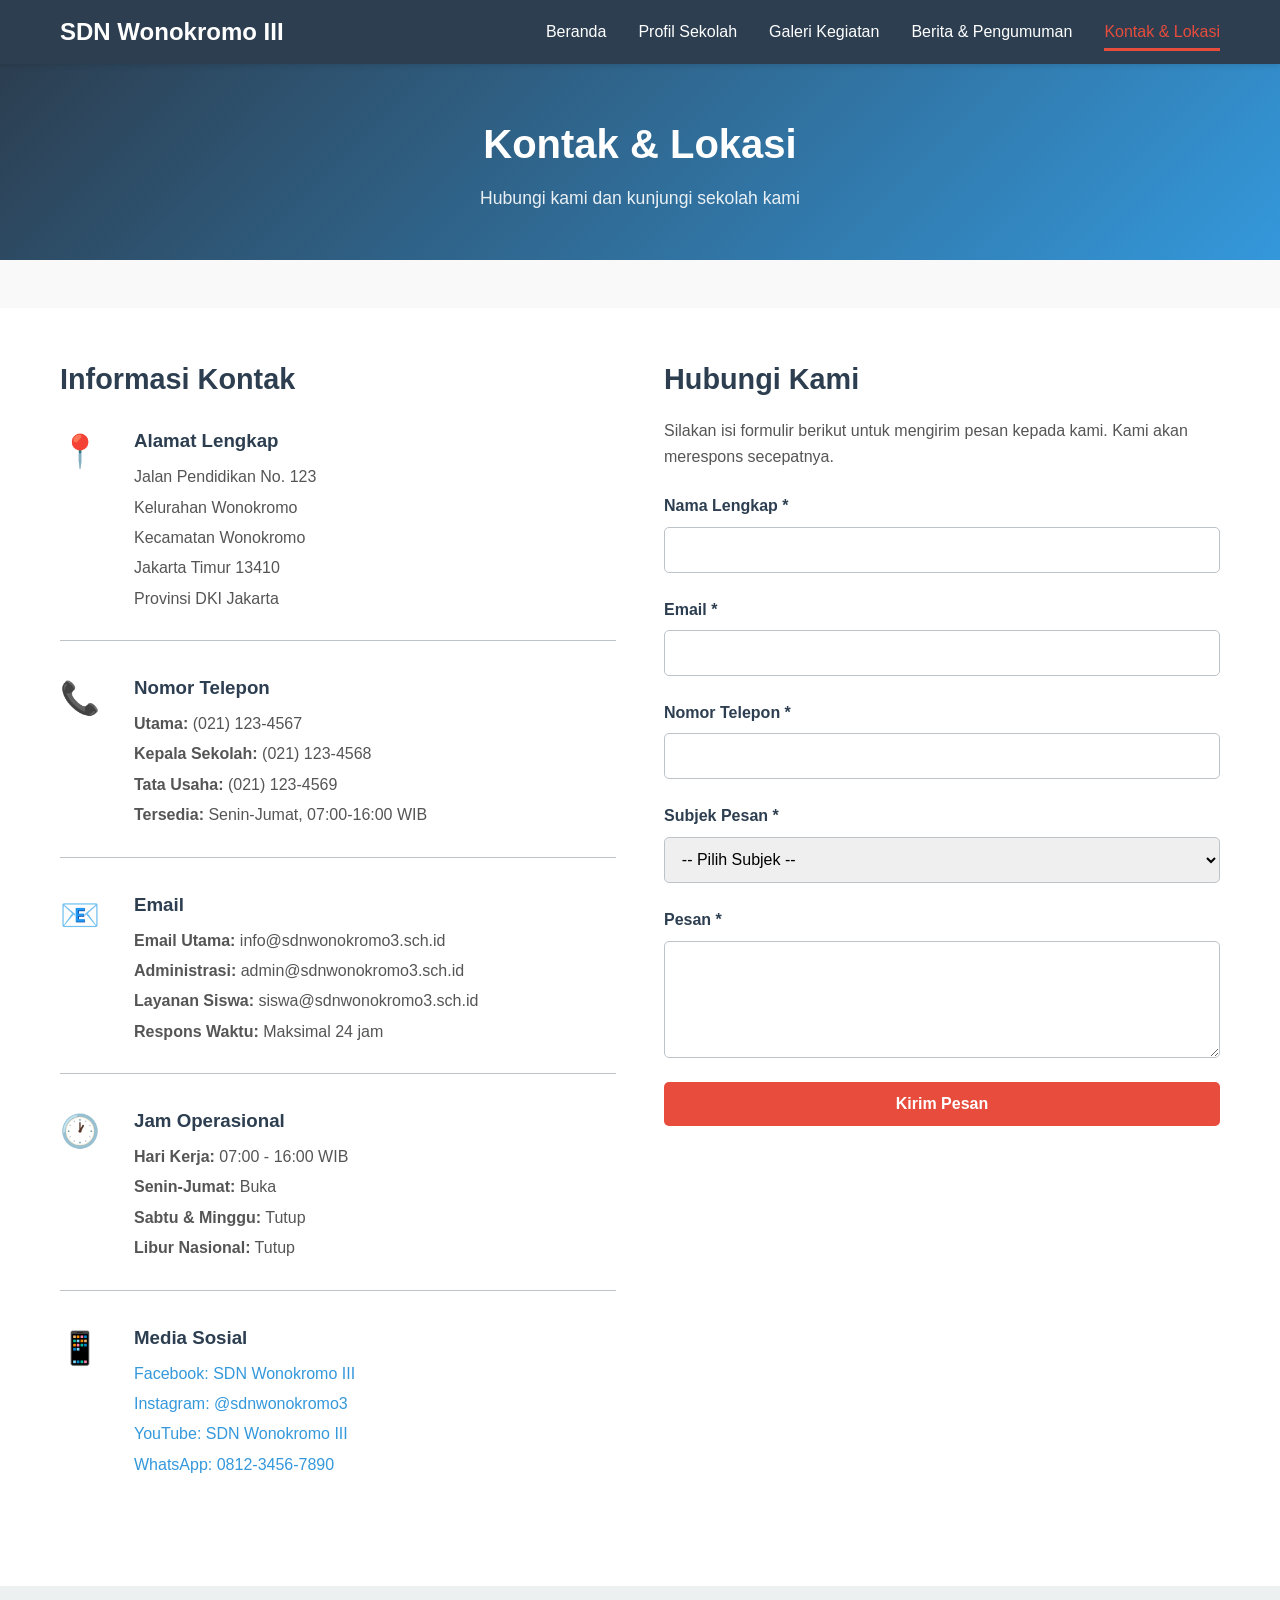
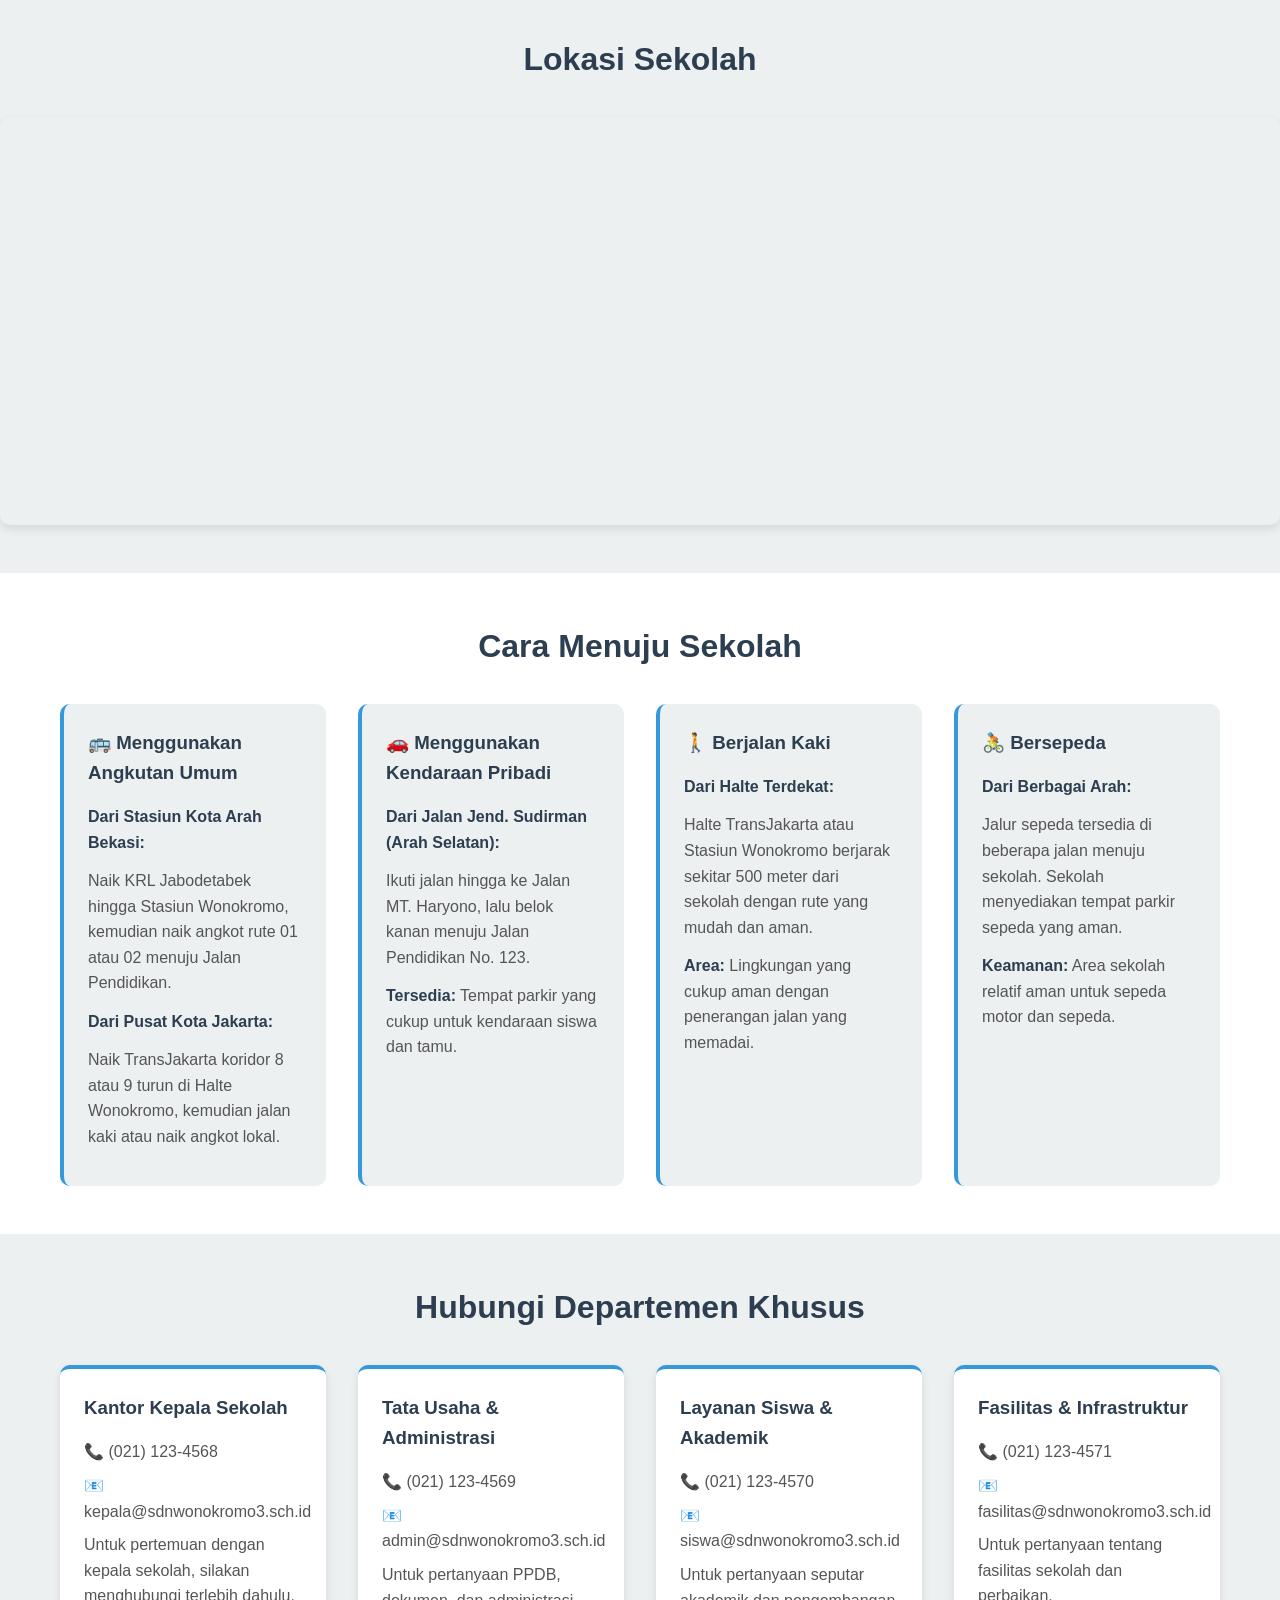
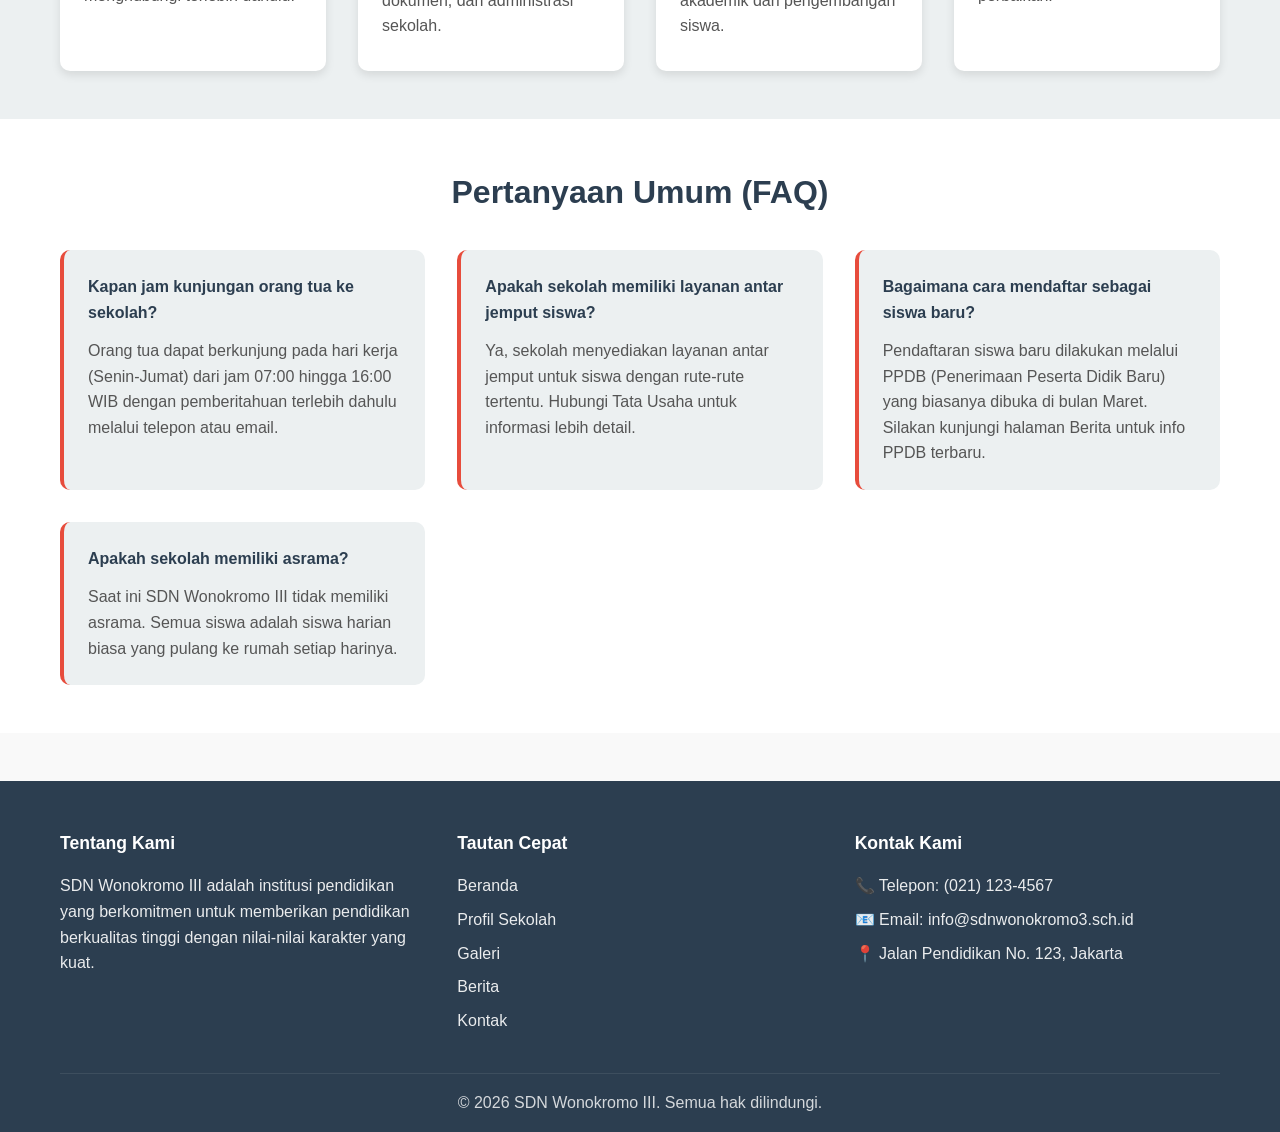
<file: sdump/kontak.html>
<!DOCTYPE html>
<html lang="id">
<head>
    <meta charset="UTF-8">
    <meta name="viewport" content="width=device-width, initial-scale=1.0">
    <title>Kontak & Lokasi - SDN Wonokromo III</title>
    <link rel="stylesheet" href="style.css">
</head>
<body>
    <!-- Navigation -->
    <nav class="navbar">
        <div class="nav-container">
            <div class="logo">
                <h2>SDN Wonokromo III</h2>
            </div>
            <ul class="nav-menu">
                <li><a href="index.html">Beranda</a></li>
                <li><a href="profil.html">Profil Sekolah</a></li>
                <li><a href="galeri.html">Galeri Kegiatan</a></li>
                <li><a href="berita.html">Berita & Pengumuman</a></li>
                <li><a href="kontak.html" class="active">Kontak & Lokasi</a></li>
            </ul>
        </div>
    </nav>

    <!-- Page Header -->
    <section class="page-header">
        <div class="container">
            <h1>Kontak & Lokasi</h1>
            <p>Hubungi kami dan kunjungi sekolah kami</p>
        </div>
    </section>

    <!-- Main Contact Section -->
    <section class="contact-main">
        <div class="container">
            <div class="contact-wrapper">
                <!-- Contact Info -->
                <div class="contact-info-section">
                    <h2>Informasi Kontak</h2>
                    
                    <div class="contact-item">
                        <div class="icon">📍</div>
                        <div class="details">
                            <h3>Alamat Lengkap</h3>
                            <p>Jalan Pendidikan No. 123</p>
                            <p>Kelurahan Wonokromo</p>
                            <p>Kecamatan Wonokromo</p>
                            <p>Jakarta Timur 13410</p>
                            <p>Provinsi DKI Jakarta</p>
                        </div>
                    </div>

                    <div class="contact-item">
                        <div class="icon">📞</div>
                        <div class="details">
                            <h3>Nomor Telepon</h3>
                            <p><strong>Utama:</strong> (021) 123-4567</p>
                            <p><strong>Kepala Sekolah:</strong> (021) 123-4568</p>
                            <p><strong>Tata Usaha:</strong> (021) 123-4569</p>
                            <p><strong>Tersedia:</strong> Senin-Jumat, 07:00-16:00 WIB</p>
                        </div>
                    </div>

                    <div class="contact-item">
                        <div class="icon">📧</div>
                        <div class="details">
                            <h3>Email</h3>
                            <p><strong>Email Utama:</strong> info@sdnwonokromo3.sch.id</p>
                            <p><strong>Administrasi:</strong> admin@sdnwonokromo3.sch.id</p>
                            <p><strong>Layanan Siswa:</strong> siswa@sdnwonokromo3.sch.id</p>
                            <p><strong>Respons Waktu:</strong> Maksimal 24 jam</p>
                        </div>
                    </div>

                    <div class="contact-item">
                        <div class="icon">🕐</div>
                        <div class="details">
                            <h3>Jam Operasional</h3>
                            <p><strong>Hari Kerja:</strong> 07:00 - 16:00 WIB</p>
                            <p><strong>Senin-Jumat:</strong> Buka</p>
                            <p><strong>Sabtu & Minggu:</strong> Tutup</p>
                            <p><strong>Libur Nasional:</strong> Tutup</p>
                        </div>
                    </div>

                    <div class="contact-item">
                        <div class="icon">📱</div>
                        <div class="details">
                            <h3>Media Sosial</h3>
                            <p><a href="#" target="_blank">Facebook: SDN Wonokromo III</a></p>
                            <p><a href="#" target="_blank">Instagram: @sdnwonokromo3</a></p>
                            <p><a href="#" target="_blank">YouTube: SDN Wonokromo III</a></p>
                            <p><a href="#" target="_blank">WhatsApp: 0812-3456-7890</a></p>
                        </div>
                    </div>
                </div>

                <!-- Contact Form -->
                <div class="contact-form-section">
                    <h2>Hubungi Kami</h2>
                    <p>Silakan isi formulir berikut untuk mengirim pesan kepada kami. Kami akan merespons secepatnya.</p>
                    <form class="contact-form">
                        <div class="form-group">
                            <label for="nama">Nama Lengkap *</label>
                            <input type="text" id="nama" name="nama" required>
                        </div>

                        <div class="form-group">
                            <label for="email">Email *</label>
                            <input type="email" id="email" name="email" required>
                        </div>

                        <div class="form-group">
                            <label for="telepon">Nomor Telepon *</label>
                            <input type="tel" id="telepon" name="telepon" required>
                        </div>

                        <div class="form-group">
                            <label for="subjek">Subjek Pesan *</label>
                            <select id="subjek" name="subjek" required>
                                <option value="">-- Pilih Subjek --</option>
                                <option value="ppdb">Pertanyaan PPDB</option>
                                <option value="akademik">Pertanyaan Akademik</option>
                                <option value="ekstrakurikuler">Ekstrakurikuler</option>
                                <option value="fasilitas">Fasilitas Sekolah</option>
                                <option value="umum">Pertanyaan Umum</option>
                                <option value="saran">Saran & Masukan</option>
                                <option value="keluhan">Keluhan</option>
                            </select>
                        </div>

                        <div class="form-group">
                            <label for="pesan">Pesan *</label>
                            <textarea id="pesan" name="pesan" rows="5" required></textarea>
                        </div>

                        <button type="submit" class="btn btn-submit">Kirim Pesan</button>
                    </form>
                </div>
            </div>
        </div>
    </section>

    <!-- Google Maps -->
    <section class="map-section">
        <h2>Lokasi Sekolah</h2>
        <div class="map-container">
            <iframe src="https://www.google.com/maps/embed?pb=!1m18!1m12!1m3!1d3966.521260322945!2d106.83!3d-6.27!2m3!1f0!2f0!3f0!3m2!1i1024!2i768!4f13.1!3m3!1m2!1s0x2e69f5f5f5f5f5f5%3A0x5f5f5f5f5f5f5f5f!2sJalan%20Pendidikan%20No%20123%2C%20Jakarta!5e0!3m2!1sid!2sid!4v1234567890" width="100%" height="400" style="border:0;" allowfullscreen="" loading="lazy" referrerpolicy="no-referrer-when-downgrade"></iframe>
        </div>
    </section>

    <!-- Directions & Transportation -->
    <section class="directions-section">
        <div class="container">
            <h2>Cara Menuju Sekolah</h2>
            <div class="directions-grid">
                <div class="direction-card">
                    <h3>🚌 Menggunakan Angkutan Umum</h3>
                    <p><strong>Dari Stasiun Kota Arah Bekasi:</strong></p>
                    <p>Naik KRL Jabodetabek hingga Stasiun Wonokromo, kemudian naik angkot rute 01 atau 02 menuju Jalan Pendidikan.</p>
                    <p><strong>Dari Pusat Kota Jakarta:</strong></p>
                    <p>Naik TransJakarta koridor 8 atau 9 turun di Halte Wonokromo, kemudian jalan kaki atau naik angkot lokal.</p>
                </div>

                <div class="direction-card">
                    <h3>🚗 Menggunakan Kendaraan Pribadi</h3>
                    <p><strong>Dari Jalan Jend. Sudirman (Arah Selatan):</strong></p>
                    <p>Ikuti jalan hingga ke Jalan MT. Haryono, lalu belok kanan menuju Jalan Pendidikan No. 123.</p>
                    <p><strong>Tersedia:</strong> Tempat parkir yang cukup untuk kendaraan siswa dan tamu.</p>
                </div>

                <div class="direction-card">
                    <h3>🚶 Berjalan Kaki</h3>
                    <p><strong>Dari Halte Terdekat:</strong></p>
                    <p>Halte TransJakarta atau Stasiun Wonokromo berjarak sekitar 500 meter dari sekolah dengan rute yang mudah dan aman.</p>
                    <p><strong>Area:</strong> Lingkungan yang cukup aman dengan penerangan jalan yang memadai.</p>
                </div>

                <div class="direction-card">
                    <h3>🚴 Bersepeda</h3>
                    <p><strong>Dari Berbagai Arah:</strong></p>
                    <p>Jalur sepeda tersedia di beberapa jalan menuju sekolah. Sekolah menyediakan tempat parkir sepeda yang aman.</p>
                    <p><strong>Keamanan:</strong> Area sekolah relatif aman untuk sepeda motor dan sepeda.</p>
                </div>
            </div>
        </div>
    </section>

    <!-- Quick Contact Cards -->
    <section class="quick-contact-section">
        <div class="container">
            <h2>Hubungi Departemen Khusus</h2>
            <div class="quick-contact-grid">
                <div class="quick-contact-card">
                    <h3>Kantor Kepala Sekolah</h3>
                    <p>📞 (021) 123-4568</p>
                    <p>📧 kepala@sdnwonokromo3.sch.id</p>
                    <p>Untuk pertemuan dengan kepala sekolah, silakan menghubungi terlebih dahulu.</p>
                </div>
                <div class="quick-contact-card">
                    <h3>Tata Usaha & Administrasi</h3>
                    <p>📞 (021) 123-4569</p>
                    <p>📧 admin@sdnwonokromo3.sch.id</p>
                    <p>Untuk pertanyaan PPDB, dokumen, dan administrasi sekolah.</p>
                </div>
                <div class="quick-contact-card">
                    <h3>Layanan Siswa & Akademik</h3>
                    <p>📞 (021) 123-4570</p>
                    <p>📧 siswa@sdnwonokromo3.sch.id</p>
                    <p>Untuk pertanyaan seputar akademik dan pengembangan siswa.</p>
                </div>
                <div class="quick-contact-card">
                    <h3>Fasilitas & Infrastruktur</h3>
                    <p>📞 (021) 123-4571</p>
                    <p>📧 fasilitas@sdnwonokromo3.sch.id</p>
                    <p>Untuk pertanyaan tentang fasilitas sekolah dan perbaikan.</p>
                </div>
            </div>
        </div>
    </section>

    <!-- FAQ -->
    <section class="faq-section">
        <div class="container">
            <h2>Pertanyaan Umum (FAQ)</h2>
            <div class="faq-grid">
                <div class="faq-item">
                    <h4>Kapan jam kunjungan orang tua ke sekolah?</h4>
                    <p>Orang tua dapat berkunjung pada hari kerja (Senin-Jumat) dari jam 07:00 hingga 16:00 WIB dengan pemberitahuan terlebih dahulu melalui telepon atau email.</p>
                </div>
                <div class="faq-item">
                    <h4>Apakah sekolah memiliki layanan antar jemput siswa?</h4>
                    <p>Ya, sekolah menyediakan layanan antar jemput untuk siswa dengan rute-rute tertentu. Hubungi Tata Usaha untuk informasi lebih detail.</p>
                </div>
                <div class="faq-item">
                    <h4>Bagaimana cara mendaftar sebagai siswa baru?</h4>
                    <p>Pendaftaran siswa baru dilakukan melalui PPDB (Penerimaan Peserta Didik Baru) yang biasanya dibuka di bulan Maret. Silakan kunjungi halaman Berita untuk info PPDB terbaru.</p>
                </div>
                <div class="faq-item">
                    <h4>Apakah sekolah memiliki asrama?</h4>
                    <p>Saat ini SDN Wonokromo III tidak memiliki asrama. Semua siswa adalah siswa harian biasa yang pulang ke rumah setiap harinya.</p>
                </div>
            </div>
        </div>
    </section>

    <!-- Footer -->
    <footer class="footer">
        <div class="container">
            <div class="footer-content">
                <div class="footer-section">
                    <h4>Tentang Kami</h4>
                    <p>SDN Wonokromo III adalah institusi pendidikan yang berkomitmen untuk memberikan pendidikan berkualitas tinggi dengan nilai-nilai karakter yang kuat.</p>
                </div>
                <div class="footer-section">
                    <h4>Tautan Cepat</h4>
                    <ul>
                        <li><a href="index.html">Beranda</a></li>
                        <li><a href="profil.html">Profil Sekolah</a></li>
                        <li><a href="galeri.html">Galeri</a></li>
                        <li><a href="berita.html">Berita</a></li>
                        <li><a href="kontak.html">Kontak</a></li>
                    </ul>
                </div>
                <div class="footer-section">
                    <h4>Kontak Kami</h4>
                    <p>📞 Telepon: (021) 123-4567</p>
                    <p>📧 Email: info@sdnwonokromo3.sch.id</p>
                    <p>📍 Jalan Pendidikan No. 123, Jakarta</p>
                </div>
            </div>
            <div class="footer-bottom">
                <p>&copy; 2026 SDN Wonokromo III. Semua hak dilindungi.</p>
            </div>
        </div>
    </footer>

    <script src="script.js"></script>
</body>
</html>
</file>
<file: sdump/style.css>
/* ==================== GENERAL STYLES ==================== */
* {
    margin: 0;
    padding: 0;
    box-sizing: border-box;
}

:root {
    --primary-color: #2c3e50;
    --secondary-color: #e74c3c;
    --accent-color: #3498db;
    --light-color: #ecf0f1;
    --dark-color: #34495e;
    --white: #ffffff;
    --text-color: #2c3e50;
    --border-color: #bdc3c7;
    --success-color: #27ae60;
}

body {
    font-family: 'Segoe UI', Tahoma, Geneva, Verdana, sans-serif;
    line-height: 1.6;
    color: var(--text-color);
    background-color: #f9f9f9;
}

.container {
    max-width: 1200px;
    margin: 0 auto;
    padding: 0 20px;
}

/* ==================== NAVIGATION ==================== */
.navbar {
    background-color: var(--primary-color);
    color: var(--white);
    padding: 0.8rem 0;
    position: sticky;
    top: 0;
    z-index: 100;
    box-shadow: 0 2px 5px rgba(0, 0, 0, 0.1);
}

.nav-container {
    max-width: 1200px;
    margin: 0 auto;
    padding: 0 20px;
    display: flex;
    justify-content: space-between;
    align-items: center;
}

.logo h2 {
    font-size: 1.5rem;
    font-weight: bold;
}

.nav-menu {
    display: flex;
    list-style: none;
    gap: 2rem;
}

.nav-menu a {
    color: var(--white);
    text-decoration: none;
    font-weight: 500;
    transition: color 0.3s ease;
    padding: 0.5rem 0;
    border-bottom: 3px solid transparent;
}

.nav-menu a:hover,
.nav-menu a.active {
    color: var(--secondary-color);
    border-bottom-color: var(--secondary-color);
}

/* ==================== HERO SECTION ==================== */
.hero {
    background: linear-gradient(135deg, var(--primary-color) 0%, var(--accent-color) 100%);
    color: var(--white);
    padding: 4rem 0;
    display: flex;
    align-items: center;
    justify-content: center;
    text-align: center;
    min-height: 400px;
}

.hero-content h1 {
    font-size: 3rem;
    margin-bottom: 1rem;
    text-shadow: 2px 2px 4px rgba(0, 0, 0, 0.2);
}

.hero-content p {
    font-size: 1.3rem;
    margin-bottom: 2rem;
    text-shadow: 1px 1px 2px rgba(0, 0, 0, 0.2);
}

/* ==================== PAGE HEADER ==================== */
.page-header {
    background: linear-gradient(135deg, var(--primary-color) 0%, var(--accent-color) 100%);
    color: var(--white);
    padding: 3rem 0;
    text-align: center;
    margin-bottom: 3rem;
}

.page-header h1 {
    font-size: 2.5rem;
    margin-bottom: 0.5rem;
}

.page-header p {
    font-size: 1.1rem;
    opacity: 0.9;
}

/* ==================== QUICK ACCESS ==================== */
.quick-access {
    padding: 3rem 0;
    background-color: var(--white);
    margin: -2rem 0 3rem 0;
    position: relative;
    z-index: 10;
}

.quick-access h2 {
    text-align: center;
    margin-bottom: 2rem;
    font-size: 2rem;
    color: var(--primary-color);
}

.button-grid {
    display: grid;
    grid-template-columns: repeat(auto-fit, minmax(150px, 1fr));
    gap: 1.5rem;
}

.quick-btn {
    display: flex;
    flex-direction: column;
    align-items: center;
    gap: 0.8rem;
    padding: 1.5rem;
    background-color: var(--light-color);
    border-radius: 10px;
    text-decoration: none;
    color: var(--text-color);
    transition: all 0.3s ease;
    border: 2px solid transparent;
}

.quick-btn:hover {
    background-color: var(--secondary-color);
    color: var(--white);
    transform: translateY(-5px);
    border-color: var(--secondary-color);
}

.quick-btn .icon {
    font-size: 2.5rem;
}

.quick-btn span:last-child {
    font-weight: bold;
}

/* ==================== BUTTONS ==================== */
.btn {
    display: inline-block;
    padding: 0.8rem 2rem;
    background-color: var(--secondary-color);
    color: var(--white);
    text-decoration: none;
    border: none;
    border-radius: 5px;
    cursor: pointer;
    font-weight: bold;
    transition: all 0.3s ease;
}

.btn:hover {
    background-color: #c0392b;
    transform: scale(1.05);
}

.btn-small {
    padding: 0.5rem 1rem;
    font-size: 0.9rem;
}

.btn-learn-more,
.btn-more,
.btn-read-more {
    color: var(--accent-color);
    text-decoration: none;
    font-weight: bold;
    transition: color 0.3s ease;
}

.btn-learn-more:hover,
.btn-more:hover,
.btn-read-more:hover {
    color: var(--secondary-color);
}

/* ==================== WELCOME SECTION ==================== */
.welcome-section {
    background-color: var(--white);
    padding: 3rem 0;
    margin-bottom: 3rem;
}

.welcome-content {
    display: grid;
    grid-template-columns: 1fr 1fr;
    gap: 3rem;
    align-items: center;
}

.welcome-image {
    width: 100%;
    height: auto;
    border-radius: 10px;
    box-shadow: 0 4px 10px rgba(0, 0, 0, 0.1);
}

.welcome-text h2 {
    color: var(--primary-color);
    margin-bottom: 0.5rem;
    font-size: 2rem;
}

.welcome-text .title {
    color: var(--secondary-color);
    font-weight: bold;
    margin-bottom: 1rem;
}

.welcome-text p {
    margin-bottom: 1rem;
    line-height: 1.8;
    text-align: justify;
    color: #555;
}

/* ==================== FEATURED PROGRAM ==================== */
.featured-program {
    padding: 3rem 0;
    background-color: var(--light-color);
}

.featured-program h2 {
    text-align: center;
    margin-bottom: 2rem;
    font-size: 2rem;
    color: var(--primary-color);
}

.program-grid {
    display: grid;
    grid-template-columns: repeat(auto-fit, minmax(250px, 1fr));
    gap: 2rem;
}

.program-card {
    background-color: var(--white);
    padding: 2rem;
    border-radius: 10px;
    box-shadow: 0 4px 10px rgba(0, 0, 0, 0.1);
    transition: transform 0.3s ease;
}

.program-card:hover {
    transform: translateY(-5px);
    box-shadow: 0 8px 20px rgba(0, 0, 0, 0.15);
}

.program-card h3 {
    color: var(--primary-color);
    margin-bottom: 1rem;
    font-size: 1.3rem;
}

.program-card p {
    color: #555;
    margin-bottom: 1.5rem;
    line-height: 1.6;
}

/* ==================== ANNOUNCEMENTS ==================== */
.announcements {
    background-color: var(--white);
    padding: 3rem 0;
    margin-bottom: 2rem;
}

.announcements h2 {
    text-align: center;
    margin-bottom: 2rem;
    font-size: 2rem;
    color: var(--primary-color);
}

.announcement-list {
    display: grid;
    gap: 1.5rem;
    margin-bottom: 2rem;
}

.announcement-item {
    padding: 1.5rem;
    background-color: var(--light-color);
    border-left: 5px solid var(--secondary-color);
    border-radius: 5px;
    transition: all 0.3s ease;
}

.announcement-item:hover {
    box-shadow: 0 4px 10px rgba(0, 0, 0, 0.1);
    transform: translateX(5px);
}

.announcement-item .date {
    display: block;
    color: var(--secondary-color);
    font-weight: bold;
    margin-bottom: 0.5rem;
}

.announcement-item h3 {
    color: var(--primary-color);
    margin-bottom: 0.5rem;
}

.announcement-item p {
    color: #555;
}

.btn-more {
    display: inline-block;
    text-align: center;
}

/* ==================== LATEST ACTIVITIES ==================== */
.latest-activities {
    padding: 3rem 0;
    background-color: var(--light-color);
}

.latest-activities h2 {
    text-align: center;
    margin-bottom: 2rem;
    font-size: 2rem;
    color: var(--primary-color);
}

.activity-grid {
    display: grid;
    grid-template-columns: repeat(auto-fit, minmax(250px, 1fr));
    gap: 2rem;
    margin-bottom: 2rem;
}

.activity-card {
    background-color: var(--white);
    border-radius: 10px;
    overflow: hidden;
    box-shadow: 0 4px 10px rgba(0, 0, 0, 0.1);
    transition: transform 0.3s ease;
}

.activity-card:hover {
    transform: translateY(-5px);
}

.activity-card img {
    width: 100%;
    height: 200px;
    object-fit: cover;
}

.activity-card h3 {
    padding: 1rem;
    color: var(--primary-color);
    margin-bottom: 0.5rem;
}

.activity-card p {
    padding: 0 1rem 1rem 1rem;
    color: #555;
}

/* ==================== PROFILE SECTION ==================== */
.profile-section {
    background-color: var(--white);
    padding: 3rem 0;
}

.profile-content h2 {
    color: var(--primary-color);
    margin-bottom: 1.5rem;
    font-size: 2rem;
}

.profile-content p {
    margin-bottom: 1.5rem;
    text-align: justify;
    line-height: 1.8;
    color: #555;
}

/* ==================== VISI MISI ==================== */
.visi-misi-section {
    background-color: var(--light-color);
    padding: 3rem 0;
}

.visi-misi-content {
    display: grid;
    grid-template-columns: 1fr 1fr;
    gap: 3rem;
}

.visi-box,
.misi-box {
    background-color: var(--white);
    padding: 2rem;
    border-radius: 10px;
    box-shadow: 0 4px 10px rgba(0, 0, 0, 0.1);
}

.visi-box h2,
.misi-box h2 {
    color: var(--secondary-color);
    margin-bottom: 1.5rem;
    font-size: 1.8rem;
}

.visi-box p,
.misi-box p {
    color: #555;
    margin-bottom: 1rem;
    line-height: 1.8;
    text-align: justify;
}

.misi-box ul {
    list-style: none;
    padding-left: 1rem;
}

.misi-box li {
    margin-bottom: 1rem;
    color: #555;
    line-height: 1.6;
    padding-left: 1.5rem;
    position: relative;
}

.misi-box li:before {
    content: "✓";
    position: absolute;
    left: 0;
    color: var(--secondary-color);
    font-weight: bold;
}

/* ==================== STAFF SECTION ==================== */
.staff-section {
    background-color: var(--white);
    padding: 3rem 0;
}

.staff-section h2 {
    text-align: center;
    margin-bottom: 1rem;
    font-size: 2rem;
    color: var(--primary-color);
}

.section-intro {
    text-align: center;
    margin-bottom: 2rem;
    color: #555;
    font-size: 1.1rem;
}

.staff-grid {
    display: grid;
    grid-template-columns: repeat(auto-fit, minmax(250px, 1fr));
    gap: 2rem;
}

.staff-card {
    background-color: var(--light-color);
    border-radius: 10px;
    overflow: hidden;
    box-shadow: 0 4px 10px rgba(0, 0, 0, 0.1);
    transition: all 0.3s ease;
}

.staff-card:hover {
    transform: translateY(-5px);
    box-shadow: 0 8px 20px rgba(0, 0, 0, 0.15);
}

.staff-card img {
    width: 100%;
    height: 250px;
    object-fit: cover;
}

.staff-card h3 {
    padding: 1rem 1rem 0.5rem 1rem;
    color: var(--primary-color);
}

.staff-card .position {
    padding: 0 1rem;
    color: var(--secondary-color);
    font-weight: bold;
}

.staff-card .qualification {
    padding: 0 1rem;
    color: #888;
    font-size: 0.9rem;
}

.staff-card p {
    padding: 1rem;
    color: #555;
    text-align: justify;
}

/* ==================== FACILITIES ==================== */
.facilities-section {
    background-color: var(--light-color);
    padding: 3rem 0;
}

.facilities-section h2 {
    text-align: center;
    margin-bottom: 1rem;
    font-size: 2rem;
    color: var(--primary-color);
}

.facilities-grid {
    display: grid;
    grid-template-columns: repeat(auto-fit, minmax(200px, 1fr));
    gap: 2rem;
}

.facility-item {
    background-color: var(--white);
    padding: 2rem;
    border-radius: 10px;
    text-align: center;
    box-shadow: 0 4px 10px rgba(0, 0, 0, 0.1);
    transition: transform 0.3s ease;
}

.facility-item:hover {
    transform: translateY(-5px);
}

.facility-icon {
    font-size: 3rem;
    margin-bottom: 1rem;
}

.facility-item h3 {
    color: var(--primary-color);
    margin-bottom: 0.8rem;
}

.facility-item p {
    color: #555;
    font-size: 0.9rem;
}

/* ==================== STATISTICS ==================== */
.statistics-section {
    background: linear-gradient(135deg, var(--primary-color) 0%, var(--accent-color) 100%);
    color: var(--white);
    padding: 3rem 0;
}

.statistics-section h2 {
    text-align: center;
    margin-bottom: 2rem;
    font-size: 2rem;
}

.stats-grid {
    display: grid;
    grid-template-columns: repeat(auto-fit, minmax(150px, 1fr));
    gap: 2rem;
}

.stat-item {
    text-align: center;
}

.stat-item h3 {
    font-size: 2.5rem;
    margin-bottom: 0.5rem;
}

.stat-item p {
    font-size: 1.1rem;
}

/* ==================== FILTER SECTION ==================== */
.filter-section {
    padding: 2rem 0;
    background-color: var(--light-color);
}

.filter-buttons {
    display: flex;
    justify-content: center;
    gap: 1rem;
    flex-wrap: wrap;
}

.filter-btn {
    padding: 0.7rem 1.5rem;
    background-color: var(--white);
    color: var(--text-color);
    border: 2px solid var(--border-color);
    border-radius: 25px;
    cursor: pointer;
    transition: all 0.3s ease;
    font-weight: bold;
}

.filter-btn.active,
.filter-btn:hover {
    background-color: var(--secondary-color);
    color: var(--white);
    border-color: var(--secondary-color);
}

/* ==================== GALLERY ==================== */
.gallery-section {
    padding: 3rem 0;
    background-color: var(--white);
}

.gallery-grid {
    display: grid;
    grid-template-columns: repeat(auto-fit, minmax(200px, 1fr));
    gap: 1.5rem;
}

.gallery-item {
    position: relative;
    overflow: hidden;
    border-radius: 10px;
    height: 250px;
    cursor: pointer;
}

.gallery-item img {
    width: 100%;
    height: 100%;
    object-fit: cover;
    transition: transform 0.3s ease;
}

.gallery-item:hover img {
    transform: scale(1.1);
}

.gallery-item .overlay {
    position: absolute;
    top: 0;
    left: 0;
    width: 100%;
    height: 100%;
    background-color: rgba(0, 0, 0, 0.7);
    color: var(--white);
    padding: 1.5rem;
    display: flex;
    flex-direction: column;
    justify-content: flex-end;
    opacity: 0;
    transition: opacity 0.3s ease;
}

.gallery-item:hover .overlay {
    opacity: 1;
}

.gallery-item .overlay h3 {
    margin-bottom: 0.5rem;
    font-size: 1.1rem;
}

.gallery-item .overlay p {
    font-size: 0.9rem;
}

/* ==================== ALBUM GALLERY ==================== */
.gallery-detail-section {
    background-color: var(--light-color);
    padding: 3rem 0;
}

.gallery-detail-section h2 {
    text-align: center;
    margin-bottom: 2rem;
    font-size: 2rem;
    color: var(--primary-color);
}

.album-grid {
    display: grid;
    grid-template-columns: repeat(auto-fit, minmax(250px, 1fr));
    gap: 2rem;
}

.album-card {
    background-color: var(--white);
    border-radius: 10px;
    overflow: hidden;
    box-shadow: 0 4px 10px rgba(0, 0, 0, 0.1);
    transition: transform 0.3s ease;
}

.album-card:hover {
    transform: translateY(-5px);
}

.album-card img {
    width: 100%;
    height: 200px;
    object-fit: cover;
}

.album-card h3 {
    padding: 1rem;
    color: var(--primary-color);
}

.album-card p {
    padding: 0 1rem 1rem 1rem;
    color: #888;
    font-size: 0.9rem;
}

/* ==================== NEWS SECTION ==================== */
.featured-news {
    background-color: var(--light-color);
    padding: 3rem 0;
}

.featured-news h2 {
    text-align: center;
    margin-bottom: 2rem;
    font-size: 2rem;
    color: var(--primary-color);
}

.featured-article {
    display: grid;
    grid-template-columns: 1fr 1fr;
    gap: 2rem;
    background-color: var(--white);
    border-radius: 10px;
    overflow: hidden;
    box-shadow: 0 4px 10px rgba(0, 0, 0, 0.1);
}

.featured-article img {
    width: 100%;
    height: auto;
    object-fit: cover;
}

.featured-content {
    padding: 2rem;
}

.category {
    display: inline-block;
    padding: 0.4rem 1rem;
    background-color: var(--secondary-color);
    color: var(--white);
    border-radius: 20px;
    font-size: 0.8rem;
    font-weight: bold;
    margin-bottom: 1rem;
}

.category.berita {
    background-color: #3498db;
}

.category.agenda {
    background-color: #27ae60;
}

.category.ppdb {
    background-color: #e67e22;
}

.category.prestasi {
    background-color: #9b59b6;
}

.featured-content h2 {
    color: var(--primary-color);
    margin-bottom: 1rem;
}

.featured-content .date {
    color: #888;
    margin-bottom: 1rem;
}

.featured-content p {
    color: #555;
    line-height: 1.8;
    margin-bottom: 1.5rem;
    text-align: justify;
}

/* ==================== NEWS GRID ==================== */
.news-section {
    background-color: var(--white);
    padding: 3rem 0;
}

.news-grid {
    display: grid;
    grid-template-columns: repeat(auto-fit, minmax(280px, 1fr));
    gap: 2rem;
}

.news-card {
    background-color: var(--light-color);
    border-radius: 10px;
    overflow: hidden;
    box-shadow: 0 4px 10px rgba(0, 0, 0, 0.1);
    transition: all 0.3s ease;
}

.news-card:hover {
    transform: translateY(-5px);
    box-shadow: 0 8px 20px rgba(0, 0, 0, 0.15);
}

.news-card img {
    width: 100%;
    height: 200px;
    object-fit: cover;
}

.agenda-icon,
.ppdb-icon {
    font-size: 3rem;
    text-align: center;
    padding: 1.5rem;
    background: linear-gradient(135deg, var(--primary-color) 0%, var(--accent-color) 100%);
    color: var(--white);
}

.news-content {
    padding: 1.5rem;
}

.news-card .category {
    margin-bottom: 0.8rem;
}

.news-card h3 {
    color: var(--primary-color);
    margin-bottom: 0.5rem;
}

.news-card .date {
    color: #888;
    font-size: 0.9rem;
    display: block;
    margin-bottom: 0.8rem;
}

.news-card p {
    color: #555;
    margin-bottom: 1rem;
}

.btn-small {
    color: var(--accent-color);
    text-decoration: none;
    font-weight: bold;
}

.btn-small:hover {
    color: var(--secondary-color);
}

/* ==================== PAGINATION ==================== */
.pagination-section {
    padding: 2rem 0;
    background-color: var(--light-color);
}

.pagination {
    display: flex;
    justify-content: center;
    gap: 0.5rem;
}

.page-link {
    padding: 0.5rem 1rem;
    background-color: var(--white);
    color: var(--text-color);
    text-decoration: none;
    border: 1px solid var(--border-color);
    border-radius: 5px;
    transition: all 0.3s ease;
}

.page-link.active,
.page-link:hover {
    background-color: var(--secondary-color);
    color: var(--white);
    border-color: var(--secondary-color);
}

/* ==================== NEWSLETTER ==================== */
.newsletter-section {
    background: linear-gradient(135deg, var(--primary-color) 0%, var(--accent-color) 100%);
    color: var(--white);
    padding: 3rem 0;
    text-align: center;
}

.newsletter-section h2 {
    margin-bottom: 0.5rem;
    font-size: 2rem;
}

.newsletter-section p {
    margin-bottom: 1.5rem;
    font-size: 1.1rem;
}

.newsletter-form {
    display: flex;
    gap: 0.5rem;
    max-width: 500px;
    margin: 0 auto;
}

.newsletter-form input {
    flex: 1;
    padding: 0.8rem;
    border: none;
    border-radius: 5px;
    font-size: 1rem;
}

.newsletter-form button {
    padding: 0.8rem 1.5rem;
    background-color: var(--secondary-color);
    color: var(--white);
    border: none;
    border-radius: 5px;
    cursor: pointer;
    font-weight: bold;
    transition: background-color 0.3s ease;
}

.newsletter-form button:hover {
    background-color: #c0392b;
}

/* ==================== CONTACT SECTION ==================== */
.contact-main {
    padding: 3rem 0;
    background-color: var(--white);
}

.contact-wrapper {
    display: grid;
    grid-template-columns: 1fr 1fr;
    gap: 3rem;
}

.contact-info-section h2,
.contact-form-section h2 {
    color: var(--primary-color);
    margin-bottom: 1.5rem;
    font-size: 1.8rem;
}

.contact-item {
    display: flex;
    gap: 1.5rem;
    margin-bottom: 2rem;
    padding-bottom: 1.5rem;
    border-bottom: 1px solid var(--border-color);
}

.contact-item:last-child {
    border-bottom: none;
}

.contact-item .icon {
    font-size: 2rem;
    min-width: 50px;
}

.contact-item .details h3 {
    color: var(--primary-color);
    margin-bottom: 0.5rem;
}

.contact-item .details p {
    color: #555;
    margin-bottom: 0.3rem;
}

.contact-item .details a {
    color: var(--accent-color);
    text-decoration: none;
}

.contact-item .details a:hover {
    color: var(--secondary-color);
}

/* ==================== CONTACT FORM ==================== */
.contact-form-section h2 {
    margin-bottom: 1rem;
}

.contact-form-section p {
    color: #555;
    margin-bottom: 1.5rem;
}

.contact-form {
    display: grid;
    gap: 1.5rem;
}

.form-group {
    display: flex;
    flex-direction: column;
}

.form-group label {
    color: var(--primary-color);
    font-weight: bold;
    margin-bottom: 0.5rem;
}

.form-group input,
.form-group select,
.form-group textarea {
    padding: 0.8rem;
    border: 1px solid var(--border-color);
    border-radius: 5px;
    font-family: inherit;
    font-size: 1rem;
}

.form-group input:focus,
.form-group select:focus,
.form-group textarea:focus {
    outline: none;
    border-color: var(--accent-color);
    box-shadow: 0 0 5px rgba(52, 152, 219, 0.3);
}

.btn-submit {
    padding: 0.8rem 2rem;
    background-color: var(--secondary-color);
    color: var(--white);
    border: none;
    border-radius: 5px;
    cursor: pointer;
    font-weight: bold;
    font-size: 1rem;
    transition: background-color 0.3s ease;
}

.btn-submit:hover {
    background-color: #c0392b;
}

/* ==================== MAP SECTION ==================== */
.map-section {
    background-color: var(--light-color);
    padding: 3rem 0;
}

.map-section h2 {
    text-align: center;
    margin-bottom: 2rem;
    font-size: 2rem;
    color: var(--primary-color);
}

.map-container {
    border-radius: 10px;
    overflow: hidden;
    box-shadow: 0 4px 10px rgba(0, 0, 0, 0.1);
    max-width: 100%;
}

/* ==================== DIRECTIONS ==================== */
.directions-section {
    background-color: var(--white);
    padding: 3rem 0;
}

.directions-section h2 {
    text-align: center;
    margin-bottom: 2rem;
    font-size: 2rem;
    color: var(--primary-color);
}

.directions-grid {
    display: grid;
    grid-template-columns: repeat(auto-fit, minmax(250px, 1fr));
    gap: 2rem;
}

.direction-card {
    background-color: var(--light-color);
    padding: 1.5rem;
    border-radius: 10px;
    border-left: 4px solid var(--accent-color);
}

.direction-card h3 {
    color: var(--primary-color);
    margin-bottom: 1rem;
}

.direction-card p {
    color: #555;
    margin-bottom: 0.8rem;
    line-height: 1.6;
}

.direction-card strong {
    color: var(--primary-color);
}

/* ==================== QUICK CONTACT ==================== */
.quick-contact-section {
    background-color: var(--light-color);
    padding: 3rem 0;
}

.quick-contact-section h2 {
    text-align: center;
    margin-bottom: 2rem;
    font-size: 2rem;
    color: var(--primary-color);
}

.quick-contact-grid {
    display: grid;
    grid-template-columns: repeat(auto-fit, minmax(250px, 1fr));
    gap: 2rem;
}

.quick-contact-card {
    background-color: var(--white);
    padding: 1.5rem;
    border-radius: 10px;
    box-shadow: 0 4px 10px rgba(0, 0, 0, 0.1);
    border-top: 4px solid var(--accent-color);
}

.quick-contact-card h3 {
    color: var(--primary-color);
    margin-bottom: 1rem;
}

.quick-contact-card p {
    color: #555;
    margin-bottom: 0.5rem;
}

/* ==================== FAQ ==================== */
.faq-section {
    background-color: var(--white);
    padding: 3rem 0;
}

.faq-section h2 {
    text-align: center;
    margin-bottom: 2rem;
    font-size: 2rem;
    color: var(--primary-color);
}

.faq-grid {
    display: grid;
    grid-template-columns: repeat(auto-fit, minmax(300px, 1fr));
    gap: 2rem;
}

.faq-item {
    padding: 1.5rem;
    background-color: var(--light-color);
    border-radius: 10px;
    border-left: 4px solid var(--secondary-color);
}

.faq-item h4 {
    color: var(--primary-color);
    margin-bottom: 0.8rem;
}

.faq-item p {
    color: #555;
    line-height: 1.6;
}

/* ==================== FOOTER ==================== */
.footer {
    background-color: var(--primary-color);
    color: var(--white);
    padding: 3rem 0 1rem 0;
    margin-top: 3rem;
}

.footer-content {
    display: grid;
    grid-template-columns: repeat(auto-fit, minmax(250px, 1fr));
    gap: 2rem;
    margin-bottom: 2rem;
}

.footer-section h4 {
    margin-bottom: 1rem;
    font-size: 1.1rem;
}

.footer-section p {
    margin-bottom: 0.5rem;
    opacity: 0.9;
}

.footer-section a {
    color: var(--white);
    text-decoration: none;
    opacity: 0.9;
    transition: opacity 0.3s ease;
}

.footer-section a:hover {
    opacity: 1;
    text-decoration: underline;
}

.footer-section ul {
    list-style: none;
}

.footer-section ul li {
    margin-bottom: 0.5rem;
}

.footer-bottom {
    border-top: 1px solid rgba(255, 255, 255, 0.1);
    padding-top: 1rem;
    text-align: center;
    opacity: 0.8;
}

/* ==================== RESPONSIVE ==================== */
@media (max-width: 768px) {
    .nav-menu {
        gap: 1rem;
        font-size: 0.9rem;
    }

    .hero-content h1 {
        font-size: 2rem;
    }

    .hero-content p {
        font-size: 1rem;
    }

    .welcome-content,
    .contact-wrapper,
    .featured-article {
        grid-template-columns: 1fr;
    }

    .visi-misi-content {
        grid-template-columns: 1fr;
    }

    .button-grid {
        grid-template-columns: repeat(2, 1fr);
    }

    .newsletter-form {
        flex-direction: column;
    }

    .gallery-item {
        height: 200px;
    }
}

@media (max-width: 480px) {
    .nav-menu {
        gap: 0.5rem;
        font-size: 0.8rem;
    }

    .logo h2 {
        font-size: 1.2rem;
    }

    .page-header h1 {
        font-size: 1.8rem;
    }

    .program-grid,
    .staff-grid,
    .facilities-grid {
        grid-template-columns: 1fr;
    }

    .button-grid {
        grid-template-columns: 1fr;
    }

    .stats-grid {
        grid-template-columns: repeat(2, 1fr);
    }
}
</file>
